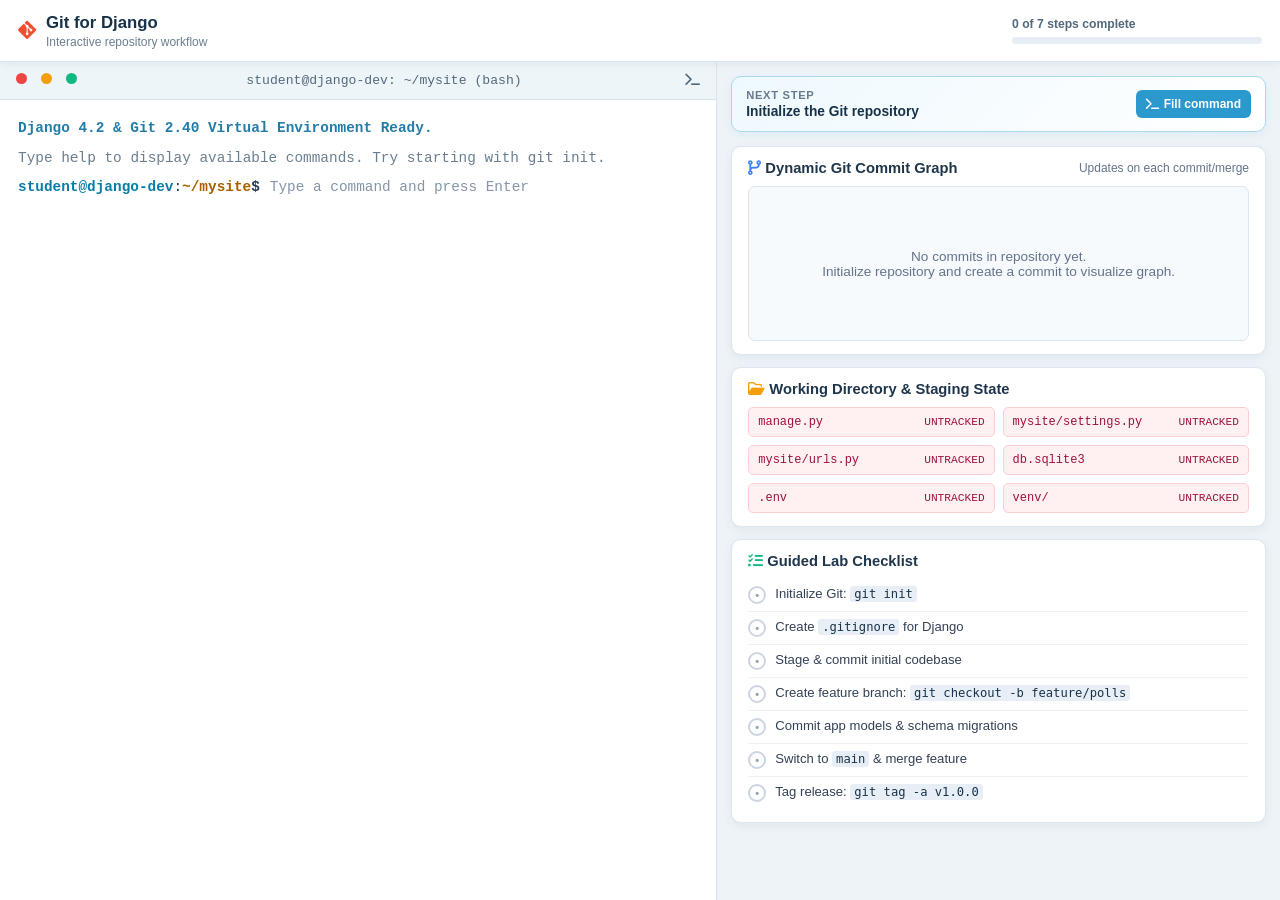
<file: simulation/index.html>
<!DOCTYPE html>
<html lang="en">
  <head>
    <meta charset="utf-8" />
    <meta name="viewport" content="width=device-width, initial-scale=1.0" />
    <title>Git &amp; Django Interactive Terminal Simulator</title>
    <link rel="stylesheet" href="css/sim.css?v=3" />
    <link rel="stylesheet" href="https://cdnjs.cloudflare.com/ajax/libs/font-awesome/6.2.1/css/all.min.css" />
  </head>
  <body>
    <!-- Top Simulator Bar -->
    <div class="sim-navbar">
      <div class="sim-title">
        <i class="fa-brands fa-git-alt" style="color: #f05032; font-size: 1.3rem;"></i>
        <div>
          <span>Git for Django</span>
          <span class="sim-subtitle">Interactive repository workflow</span>
        </div>
      </div>
      <div class="sim-progress" aria-live="polite">
        <span id="progress-text">0 of 7 steps complete</span>
        <div class="progress-track"><span id="progress-bar"></span></div>
      </div>
    </div>

    <!-- Main Workspace -->
    <div class="sim-workspace">
      <!-- Left Column: Terminal Emulator -->
      <div class="sim-terminal-col">
        <div class="terminal-header">
          <div class="terminal-controls">
            <span class="control-red"></span>
            <span class="control-yellow"></span>
            <span class="control-green"></span>
          </div>
          <div>student@django-dev: ~/mysite (bash)</div>
          <div><i class="fa fa-terminal"></i></div>
        </div>

        <div class="terminal-body" id="terminal-body">
          <div class="terminal-line text-info">
            <strong>Django 4.2 &amp; Git 2.40 Virtual Environment Ready.</strong>
          </div>
          <div class="terminal-line text-muted">
            Type <code>help</code> to display available commands. Try starting with <code>git init</code>.
          </div>
          <div class="terminal-line" id="terminal-input-row">
            <div class="terminal-input-container">
              <span class="prompt-user">student@django-dev</span>:<span class="prompt-dir">~/mysite</span><span class="prompt-branch" id="prompt-branch-label"></span><span class="prompt-sign">$</span>
              <input type="text" id="terminal-input" class="terminal-input" aria-label="Terminal command" placeholder="Type a command and press Enter" autocomplete="off" spellcheck="false" />
            </div>
          </div>
        </div>

      </div>

      <!-- Right Column: Visual Dashboard -->
      <div class="sim-visual-col">
        <div class="next-step-card">
          <div>
            <span class="next-step-label">Next step</span>
            <strong id="next-step-text">Initialize the Git repository</strong>
          </div>
          <button type="button" id="next-step-button" onclick="fillNextCommand()">
            <i class="fa-solid fa-terminal"></i> Fill command
          </button>
        </div>

        <!-- Live Commit Graph -->
        <div class="dashboard-card">
          <div class="card-header-custom">
            <span><i class="fa-solid fa-code-branch" style="color: #3b82f6;"></i> Dynamic Git Commit Graph</span>
            <span style="font-size: 0.75rem; color: #64748b; font-weight: normal;">Updates on each commit/merge</span>
          </div>
          <div id="git-graph-container"></div>
        </div>

        <!-- Working Tree & Staging State -->
        <div class="dashboard-card">
          <div class="card-header-custom">
            <span><i class="fa-regular fa-folder-open" style="color: #f59e0b;"></i> Working Directory &amp; Staging State</span>
          </div>
          <div class="files-grid" id="files-grid"></div>
        </div>

        <!-- Task Checklist -->
        <div class="dashboard-card" style="margin-bottom: 24px;">
          <div class="card-header-custom">
            <span><i class="fa-solid fa-list-check" style="color: #10b981;"></i> Guided Lab Checklist</span>
          </div>
          <div id="tasks-container"></div>
        </div>
      </div>
    </div>

    <script src="js/sim.js?v=2"></script>
  </body>
</html>
</file>
<file: simulation/css/sim.css>
/* Git Repository Management simulation */
* {
  box-sizing: border-box;
}

body {
  margin: 0;
  height: 100vh;
  min-height: 100vh;
  font-family: "Open Sans", -apple-system, BlinkMacSystemFont, "Segoe UI", Roboto, sans-serif;
  background: #eef3f8;
  color: #18324a;
  display: flex;
  flex-direction: column;
  overflow: hidden;
}

.sim-navbar {
  min-height: 62px;
  padding: 10px 18px;
  background: #fff;
  border-bottom: 1px solid #d9e4ee;
  box-shadow: 0 2px 8px rgba(31, 66, 103, 0.08);
  display: flex;
  align-items: center;
  justify-content: space-between;
  gap: 18px;
  z-index: 2;
}

.sim-title {
  display: flex;
  align-items: center;
  gap: 10px;
  font-size: 1.05rem;
  font-weight: 700;
}

.sim-title > div {
  display: flex;
  flex-direction: column;
  gap: 2px;
}

.sim-subtitle {
  color: #6b7f91;
  font-size: 0.75rem;
  font-weight: 500;
}

.sim-progress {
  width: min(250px, 38vw);
  color: #52697d;
  font-size: 0.76rem;
  font-weight: 600;
}

.progress-track {
  height: 7px;
  margin-top: 6px;
  overflow: hidden;
  border-radius: 999px;
  background: #e6edf4;
}

#progress-bar {
  display: block;
  width: 0;
  height: 100%;
  border-radius: inherit;
  background: linear-gradient(90deg, #2c99ce, #22b573);
  transition: width 0.25s ease;
}

.sim-workspace {
  flex: 1;
  min-height: 0;
  display: flex;
  overflow: hidden;
}

.sim-terminal-col {
  flex: 56;
  min-width: 0;
  background: #ffffff;
  border-right: 1px solid #d8e3ec;
  display: flex;
  flex-direction: column;
}

.terminal-header {
  min-height: 38px;
  padding: 8px 16px;
  background: #eef5f9;
  color: #52697d;
  border-bottom: 1px solid #d8e3ec;
  font-family: Consolas, "Courier New", monospace;
  font-size: 0.82rem;
  display: flex;
  justify-content: space-between;
  align-items: center;
}

.terminal-controls span {
  display: inline-block;
  width: 11px;
  height: 11px;
  margin-right: 6px;
  border-radius: 50%;
}

.control-red { background: #ef4444; }
.control-yellow { background: #f59e0b; }
.control-green { background: #10b981; }

.terminal-body {
  flex: 1;
  min-height: 0;
  padding: 18px;
  overflow-y: auto;
  background: #ffffff;
  color: #243b53;
  font-family: Consolas, "Courier New", monospace;
  font-size: 0.9rem;
  line-height: 1.5;
}

.terminal-line {
  margin-bottom: 7px;
  word-break: break-word;
}

.prompt-user { color: #087da8; font-weight: 600; }
.prompt-dir { color: #a95f00; font-weight: 600; }
.prompt-branch { color: #7e4db2; font-weight: 600; }
.prompt-sign { color: #243b53; font-weight: 600; }
.text-cmd { color: #102a43; font-weight: 600; }
.text-success { color: #177245 !important; }
.text-warning { color: #9a5b00 !important; }
.text-danger { color: #c0392b !important; }
.text-muted { color: #6b7f91 !important; }
.text-info { color: #237ca8 !important; }

.terminal-input-container {
  display: flex;
  align-items: center;
  margin-top: 4px;
}

.terminal-input {
  flex: 1;
  min-width: 120px;
  margin-left: 8px;
  border: 0;
  outline: 0;
  background: transparent;
  color: #102a43;
  font: inherit;
}

.terminal-input::placeholder {
  color: #8495a6;
}

.sim-visual-col {
  flex: 44;
  min-width: 0;
  background: #eef3f8;
  display: flex;
  flex-direction: column;
  overflow-y: auto;
}

.next-step-card {
  margin: 14px;
  padding: 12px 14px;
  border: 1px solid #a9d8ef;
  border-radius: 10px;
  background: linear-gradient(135deg, #eef9fe, #fff);
  box-shadow: 0 3px 10px rgba(44, 153, 206, 0.08);
  display: flex;
  align-items: center;
  justify-content: space-between;
  gap: 12px;
}

.next-step-card > div {
  min-width: 0;
  display: flex;
  flex-direction: column;
  gap: 3px;
}

.next-step-label {
  color: #657b8e;
  font-size: 0.7rem;
  font-weight: 700;
  text-transform: uppercase;
  letter-spacing: 0.06em;
}

#next-step-text {
  color: #18324a;
  font-size: 0.86rem;
}

#next-step-button {
  flex: 0 0 auto;
  padding: 7px 10px;
  border: 0;
  border-radius: 6px;
  background: #2c99ce;
  color: #fff;
  font-size: 0.75rem;
  font-weight: 700;
  cursor: pointer;
}

#next-step-button:hover { background: #237fae; }
#next-step-button:disabled { background: #9fb0bd; cursor: default; }

.dashboard-card {
  margin: 0 14px 12px;
  padding: 13px 16px;
  border: 1px solid #dce6ef;
  border-radius: 10px;
  background: #fff;
  box-shadow: 0 3px 10px rgba(31, 66, 103, 0.07);
}

.card-header-custom {
  margin-bottom: 10px;
  color: #1e354b;
  font-size: 0.92rem;
  font-weight: 700;
  display: flex;
  justify-content: space-between;
  align-items: center;
  gap: 10px;
}

#git-graph-container {
  height: 155px;
  padding: 0 20px;
  border-radius: 7px;
  background: #f7fafc;
  border: 1px solid #dbe5ed;
  position: relative;
  overflow-x: auto;
  overflow-y: hidden;
  display: flex;
  align-items: center;
}

.files-grid {
  display: grid;
  grid-template-columns: repeat(2, minmax(0, 1fr));
  gap: 8px;
}

.file-pill {
  min-width: 0;
  padding: 7px 9px;
  border: 1px solid #e2e8f0;
  border-radius: 5px;
  font-family: Consolas, "Courier New", monospace;
  font-size: 0.75rem;
  display: flex;
  justify-content: space-between;
  align-items: center;
  gap: 8px;
}

.file-pill span:first-child {
  overflow: hidden;
  text-overflow: ellipsis;
  white-space: nowrap;
}

.status-untracked { background: #fff1f2; border-color: #fecdd3; color: #9f1239; }
.status-staged { background: #ecfdf5; border-color: #a7f3d0; color: #166534; }
.status-committed { background: #eff8ff; border-color: #bae6fd; color: #075985; }
.status-ignored { background: #f1f5f9; border-color: #cbd5e1; color: #64748b; text-decoration: line-through; }

.task-item {
  padding: 7px 0;
  border-bottom: 1px solid #edf1f5;
  display: flex;
  align-items: flex-start;
  gap: 9px;
  font-size: 0.82rem;
}

.task-item:last-child { border-bottom: 0; }

.task-icon {
  flex: 0 0 18px;
  width: 18px;
  height: 18px;
  border-radius: 50%;
  font-size: 11px;
  font-weight: 700;
  display: inline-flex;
  align-items: center;
  justify-content: center;
}

.task-icon.pending { border: 2px solid #cbd5e1; color: #94a3b8; }
.task-icon.completed { border: 0; background: #10b981; color: #fff; }
.task-desc { flex: 1; color: #334155; }
.task-desc code { padding: 1px 4px; border-radius: 3px; background: #e7eef5; color: #17324a; font-size: 0.76rem; }

@media (max-width: 900px) {
  body { height: auto; overflow: auto; }
  .sim-workspace { min-height: calc(100vh - 62px); flex-direction: column; overflow: visible; }
  .sim-terminal-col { min-height: 520px; border-right: 0; border-bottom: 1px solid #d8e3ec; }
  .sim-visual-col { overflow: visible; }
}

@media (max-width: 560px) {
  .sim-navbar { align-items: flex-start; }
  .sim-progress { width: 42%; }
  .sim-subtitle { display: none; }
  .files-grid { grid-template-columns: 1fr; }
  .next-step-card { align-items: flex-start; }
  .card-header-custom > span:last-child { display: none; }
}
</file>
